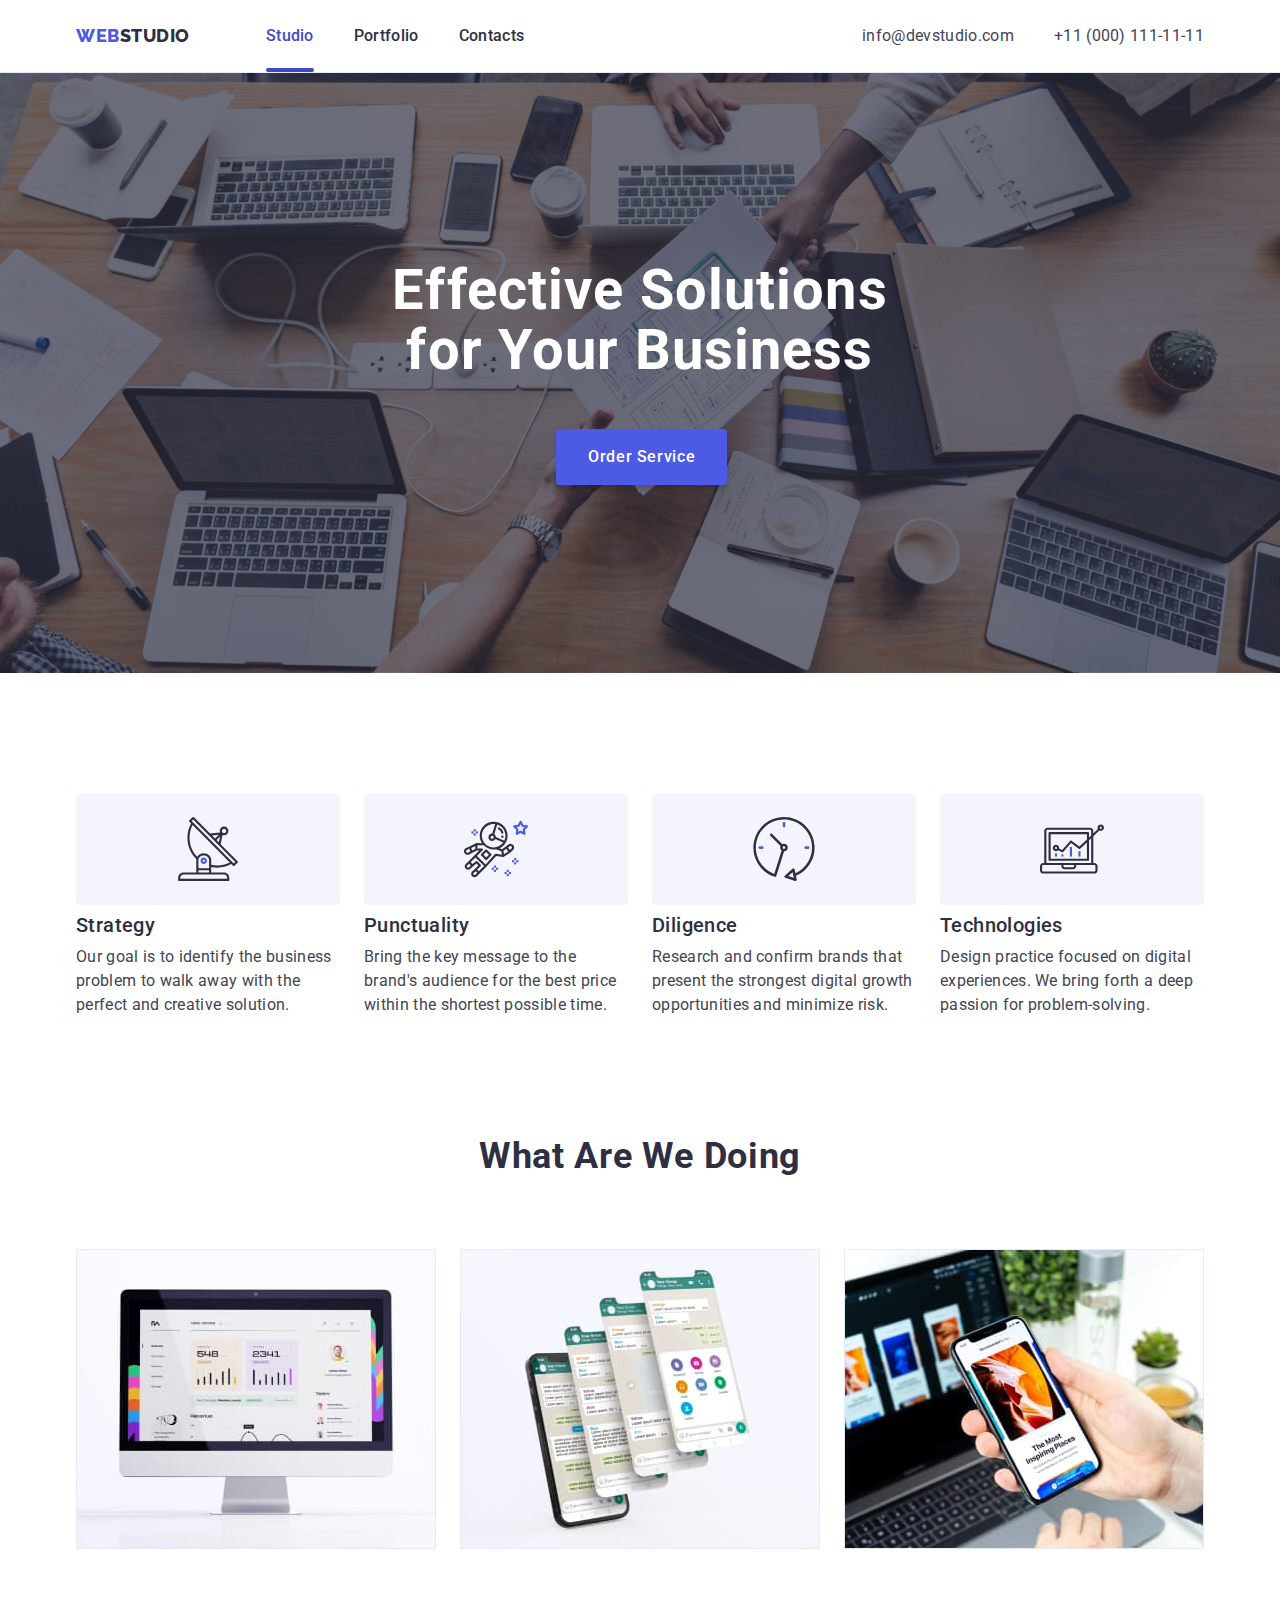
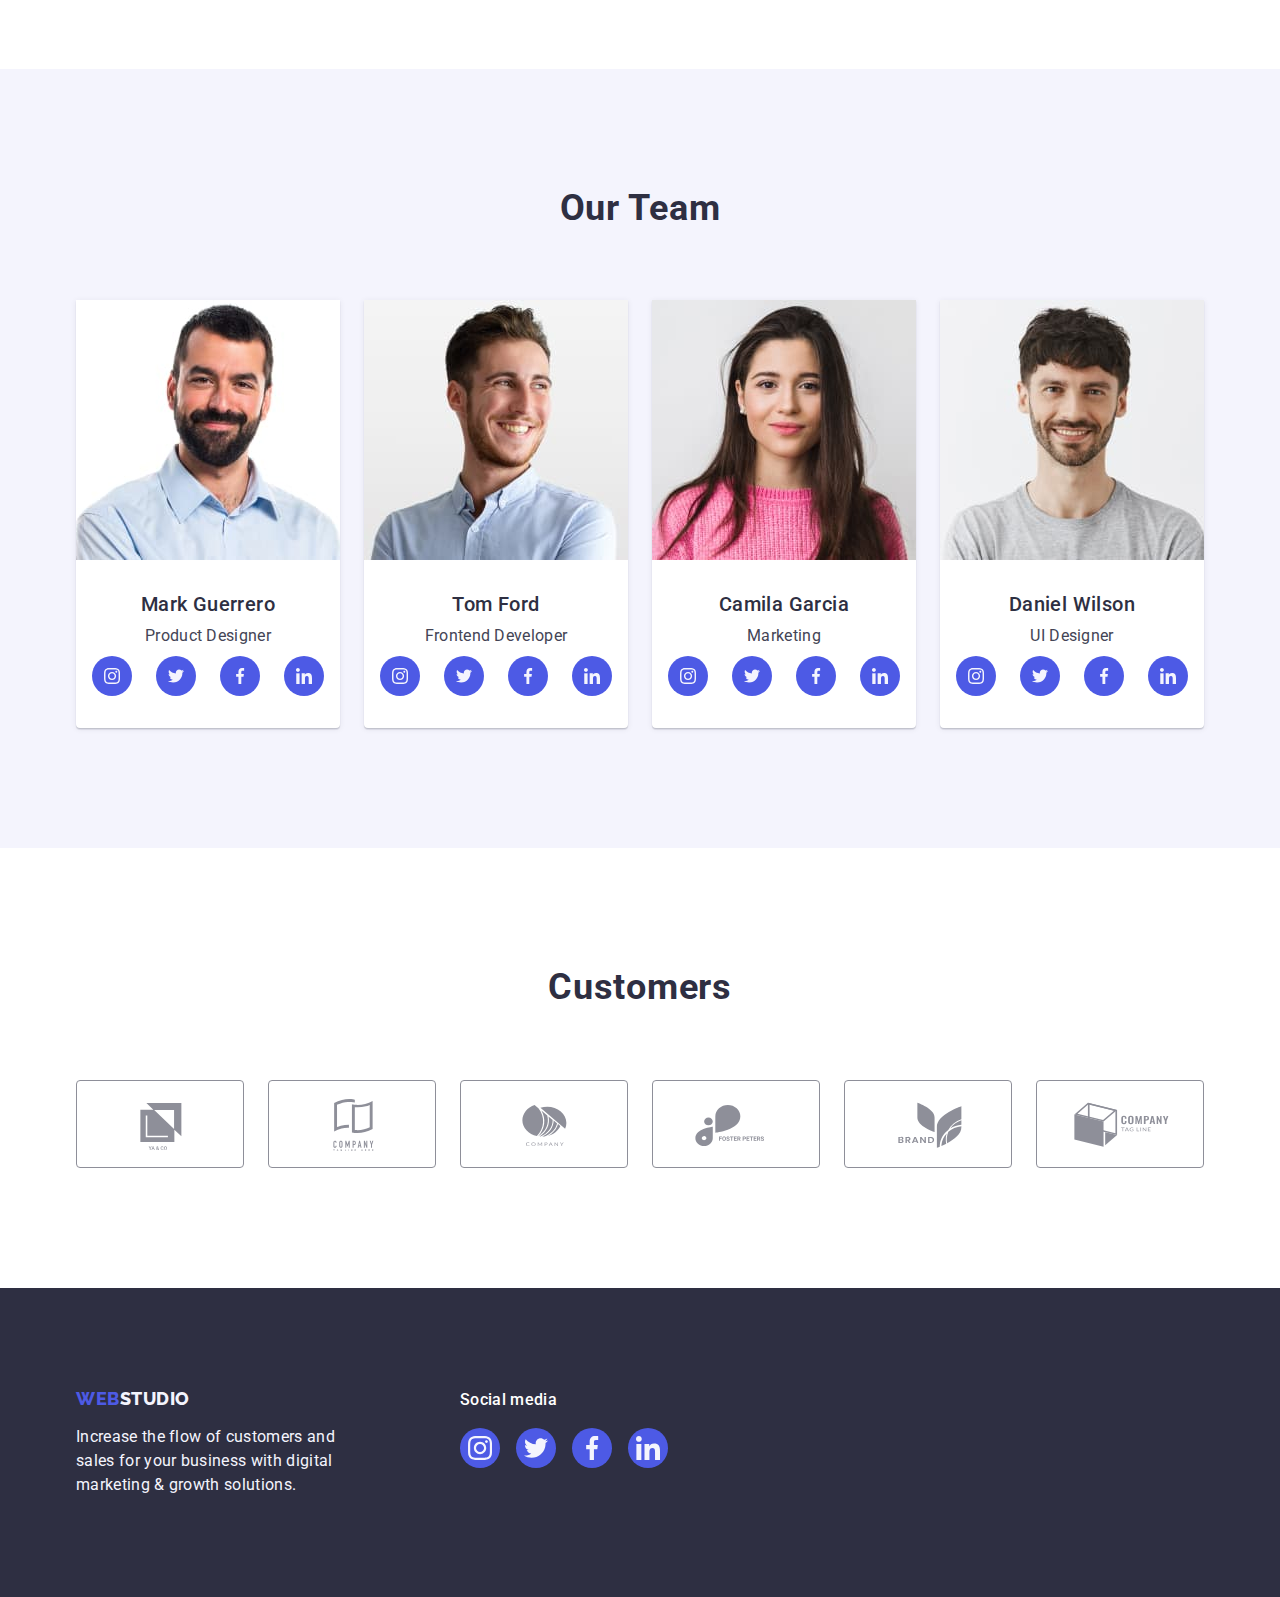
<file: index.html>
<!DOCTYPE html>
<html lang="en">
<head>
    <meta charset="UTF-8">
    <meta http-equiv="X-UA-Compatible" content="IE=edge">
    <meta name="viewport" content="width=device-width, initial-scale=1.0">
    <title>Webstudio</title>
    <!-- Normalize -->
    <link rel="stylesheet" href="https://cdn.jsdelivr.net/npm/modern-normalize@1.1.0/modern-normalize.min.css">
    <!-- Fonts -->
    <link rel="preconnect" href="https://fonts.googleapis.com">
<link rel="preconnect" href="https://fonts.gstatic.com" crossorigin>
<link href="https://fonts.googleapis.com/css2?family=Raleway:wght@800&family=Roboto:wght@400;500;700&display=swap" rel="stylesheet">
    <link rel="stylesheet" href="./css/styles.css">
</head>
<body>
    <!-- Header -->
        <header class="header ">
          <div class="page-header-container container ">  
        <nav class="header-nav">
            <a class="header-logo link" href="./index.html">Web<span class="logo">Studio</span></a>
        <ul class="header-list list">
            <li class="header-item"><a class="header-link current link" href="./index.html">Studio</a></li>
            <li class="header-item"><a class="header-link  link" href="./portfolio.html">Portfolio</a></li>
            <li class="header-item"><a class="header-link  link" href="">Contacts</a></li>
        </ul>
        
        </nav>
        <address class="header-adress list">
            
        <ul class="mail-list list">
           
            <li ><a class="header-mail link" href="mailto:info@devstudio.com">info@devstudio.com</a></li>
            <li><a class="header-tel link" href="tel:+110001111111">+11 (000) 111-11-11</a></li>
        
        </ul>
        </address>
    </div>
    </header>
    <main>
        <!-- Hero -->
        <section class="hero-section">
            <div class="container">
            <h1 class="hero-title">Effective Solutions for Your Business</h1>
            <button class="hero-button" type="button" data-modal-open>Order Service</button>
        </div>
        </section>
        <!-- /* Section advantages */ -->
    <section class="section-adv">

        <div class="container">
            <h2 class="title-adv visually-hidden">Advantages</h2>
            <ul class="list-adv list">
                <li class="adv-item">
                    <div class="icon-adv">
                        <svg width="64" height="64">
                            <use href="./images/icons.svg#icon-antenna"></use>
                        </svg>
                    </div>
                    <h3 class="subtitle-adv">Strategy</h3>
                    <p class="paragraf-adv">Our goal is to identify the business
                    problem to walk away with the perfect and creative solution.</p>
                </li>
                <li class="adv-item">
                    <div class="icon-adv">
                        <svg width="64" height="64">
                            <use href="./images/icons.svg#icon-astronaut"></use>
                        </svg>
                    </div>
                    <h3 class="subtitle-adv">Punctuality</h3>
                    <p class="paragraf-adv">Bring the key message to the brand's audience for the best price within the shortest possible time.</p>
                </li>
                
                <li class="adv-item">
                    <div class="icon-adv">
                        <svg width="64" height="64">
                            <use href="./images/icons.svg#icon-clock"></use>
                        </svg>
                    </div>
                    <h3 class="subtitle-adv">Diligence</h3>
                    <p class="paragraf-adv">Research and confirm brands that present the strongest digital growth opportunities and minimize risk.</p>
                </li>
               
                <li class="adv-item">
                    <div class="icon-adv">
                        <svg width="64" height="64">
                            <use href="./images/icons.svg#icon-diagram"></use>
                        </svg>
                    </div>
                    <h3 class="subtitle-adv">Technologies</h3>
                    <p class="paragraf-adv">Design practice focused on digital experiences. We bring forth a deep passion for problem-solving.</p>
                </li>
            </ul>
        </div>
    </section>
    <!-- Section What are we doing (wawd) -->
    <section class="section-wawd">
        <div class="container">
            <h2 class="title-wawd">What are we doing</h2>
            <ul class="img-list list">
            <li class="image-item"><img src="./images/main-page/screen.jpg" alt="Computer screen" width="360"></li>
            <li class="image-item"><img src="./images/main-page/phones.jpg" alt="Phone screen with layers" width="360"></li>
            <li class="image-item"><img src="./images/main-page/arm-and-phone.jpg" alt="Arm with a phone" width="360"></li>
            </ul>
        </div>
    </section>
    <!-- Section Our Team -->
        <section class="section-team section">

        <div class="container">
            <h2 class="title-team">Our Team</h2>
            <ul class="team-list list">
                <li class="item-team"><img src="./images/main-page/productdesigner1.jpg" alt="product designer" width="264">
                    <div class="team-cards">
                        <h3 class="subtitle-team">Mark Guerrero</h3>
                        <p class="team-names">Product Designer</p>
                        <ul class="svg-list list">
                            <li class="img-svg"><a href="" class="icon-svg">
                                <svg class="team-svg"  width="16" height="16">
                                    <use href="./images/icons.svg#icon-instagram"></use>
                                </svg>
                            </a></li>
                            <li class="img-svg"><a href="" class="icon-svg">
                                <svg class="team-svg" width="16" height="16">
                                    <use href="./images/icons.svg#icon-twitter"></use>
                                </svg>
                            </a></li>
                            <li class="img-svg"><a href="" class="icon-svg">
                                <svg class="team-svg" width="16" height="16">
                                    <use href="./images/icons.svg#icon-facebook"></use>
                                </svg>
                            </a></li>
                            <li class="img-svg"><a href="" class="icon-svg">
                                <svg class="team-svg" width="16" height="16">
                                    <use href="./images/icons.svg#icon-linkedin"></use>
                                </svg>
                            </a></li>
                        </ul>
                    </div></li>
                <li class="item-team"><img src="./images/main-page/frontenddev2.jpg" alt="frontend developer" width="264">
                    <div class="team-cards">
                        <h3 class="subtitle-team"> Tom Ford</h3>
                        <p class="team-names">Frontend Developer</p>
                        <ul class="svg-list list">
                            <li class="img-svg"><a href="" class="icon-svg">
                                <svg class="team-svg"  width="16" height="16">
                                    <use href="./images/icons.svg#icon-instagram"></use>
                                </svg>
                            </a></li>
                            <li class="img-svg"><a href="" class="icon-svg">
                                <svg class="team-svg" width="16" height="16">
                                    <use href="./images/icons.svg#icon-twitter"></use>
                                </svg>
                            </a></li>
                            <li class="img-svg"><a href="" class="icon-svg">
                                <svg class="team-svg" width="16" height="16">
                                    <use href="./images/icons.svg#icon-facebook"></use>
                                </svg>
                            </a></li>
                            <li class="img-svg"><a href="" class="icon-svg">
                                <svg class="team-svg" width="16" height="16">
                                    <use href="./images/icons.svg#icon-linkedin"></use>
                                </svg>
                            </a></li>
                        </ul>
                    </div></li>
                <li class="item-team"><img src="./images/main-page/marketing3.jpg" alt="Marketing" width="264">
                    <div class="team-cards">
                        <h3 class="subtitle-team">Camila Garcia</h3>
                        <p class="team-names">Marketing</p>
                        <ul class="svg-list list">
                            <li class="img-svg"><a href="" class="icon-svg">
                                <svg class="team-svg"  width="16" height="16">
                                    <use href="./images/icons.svg#icon-instagram"></use>
                                </svg>
                            </a></li>
                            <li class="img-svg"><a href="" class="icon-svg">
                                <svg class="team-svg" width="16" height="16">
                                    <use href="./images/icons.svg#icon-twitter"></use>
                                </svg>
                            </a></li>
                            <li class="img-svg"><a href="" class="icon-svg">
                                <svg class="team-svg" width="16" height="16">
                                    <use href="./images/icons.svg#icon-facebook"></use>
                                </svg>
                            </a></li>
                            <li class="img-svg"><a href="" class="icon-svg">
                                <svg class="team-svg" width="16" height="16">
                                    <use href="./images/icons.svg#icon-linkedin"></use>
                                </svg>
                            </a></li>
                        </ul>
                    </div></li>
                <li class="item-team"><img src="./images/main-page/uidesigner4.jpg" alt="UI designer" width="264">
                    <div class="team-cards">
                        <h3 class="subtitle-team">Daniel Wilson</h3>
                        <p class="team-names">UI Designer</p>
                        <ul class="svg-list list">
                            <li class="img-svg"><a href="" class="icon-svg link">
                                <svg class="team-svg"  width="16" height="16">
                                    <use href="./images/icons.svg#icon-instagram"></use>
                                </svg>
                            </a></li>
                            <li class="img-svg"><a href="" class="icon-svg link">
                                <svg class="team-svg" width="16" height="16">
                                    <use href="./images/icons.svg#icon-twitter"></use>
                                </svg>
                            </a></li>
                            <li class="img-svg"><a href="" class="icon-svg link">
                                <svg class="team-svg" width="16" height="16">
                                    <use href="./images/icons.svg#icon-facebook"></use>
                                </svg>
                            </a></li>
                            <li class="img-svg"><a href="" class="icon-svg link">
                                <svg class="team-svg" width="16" height="16">
                                    <use href="./images/icons.svg#icon-linkedin"></use>
                                </svg>
                            </a></li>
                        </ul>
                    </div></li>
            </ul>
        </div>
        </section>
        <!-- Customers -->
        <section class="customers">
            <div class="container">
            <h2 class="title-team">Customers</h2>
            <ul class="customers-list list">
                <li class="customers-item">
                    <a class="customers-icon link" href="">
                        <svg class="customers-svg" width="104" height="56">
                            <use href="./images/icons.svg#icon-Logo"></use>
                        </svg>
                    </a>
                </li>
                <li class="customers-item">
                    <a class="customers-icon link" href="">
                        <svg class="customers-svg" width="104" height="56">
                            <use href="./images/icons.svg#icon-Logo-1"></use>
                        </svg>
                    </a>
                </li>
                <li class="customers-item">
                    <a class="customers-icon link" href="">
                        <svg class="customers-svg" width="104" height="56">
                            <use href="./images/icons.svg#icon-Logo-2"></use>
                        </svg>
                    </a>
                </li>
                <li class="customers-item">
                    <a class="customers-icon link" href="">
                        <svg class="customers-svg" width="104" height="56">
                            <use href="./images/icons.svg#icon-Logo-3"></use>
                        </svg>
                    </a>
                </li>
                <li class="customers-item">
                    <a class="customers-icon link" href="">
                        <svg class="customers-svg" width="104" height="56">
                            <use href="./images/icons.svg#icon-Logo-4"></use>
                        </svg>
                    </a>
                </li>
                <li class="customers-item">
                    <a class="customers-icon link" href="">
                        <svg class="customers-svg" width="104" height="56">
                            <use href="./images/icons.svg#icon-Logo-5"></use>
                        </svg>
                    </a>
                </li>
            </ul>
        </div>
        </section>
        </main>

        <!-- Footer -->
        <footer class="footer">
            <div class="footer-container container">
                <div class="footer-div">
                <a class="footer-logo link" href="./index.html">Web<span class="logo-foot">Studio</span></a>
                <p class="footer-par">Increase the flow of customers and sales for your business with digital marketing & growth solutions.</p>
            </div>
            <div >
                <p class="footer-text">Social media</p>
                <ul class="footer-list list">
                    <li class="footer-item">
                        <a class="footer-social link" href="">
                            <svg class="footer-svg" width="24" height="24">
                                <use href="./images/icons.svg#icon-instagram"></use>
                            </svg>
                        </a>
                    </li>
                    <li class="footer-item">
                        <a class="footer-social link" href="">
                            <svg class="footer-svg" width="24" height="24">
                                <use href="./images/icons.svg#icon-twitter"></use>
                            </svg>
                        </a>
                    </li>
                    <li class="footer-item">
                        <a class="footer-social link" href="">
                            <svg class="footer-svg" width="24" height="24">
                                <use href="./images/icons.svg#icon-facebook"></use>
                            </svg>
                        </a>
                    </li>
                    <li class="footer-item">
                        <a class="footer-social link" href="">
                            <svg class="footer-svg" width="24" height="24">
                                <use href="./images/icons.svg#icon-linkedin"></use>
                            </svg>
                        </a>
                    </li>
                </ul>
            </div>
            </div>

        </footer>
        <!-- Modal window -->
      <div class="backdrop is-hidden" data-modal>
        <div class="modal">
            <button type="button" class="modal-button" data-modal-close>
<svg class="modal-close-button-icon" width="8" height="8">
    <use href="./images/icons.svg#icon-modal-cross1"></use>
</svg>
</button>
        </div>
      </div>
          
        
          
           
              
      <script src="./js/modal.js"></script>              
</body> 
</html>
</file>
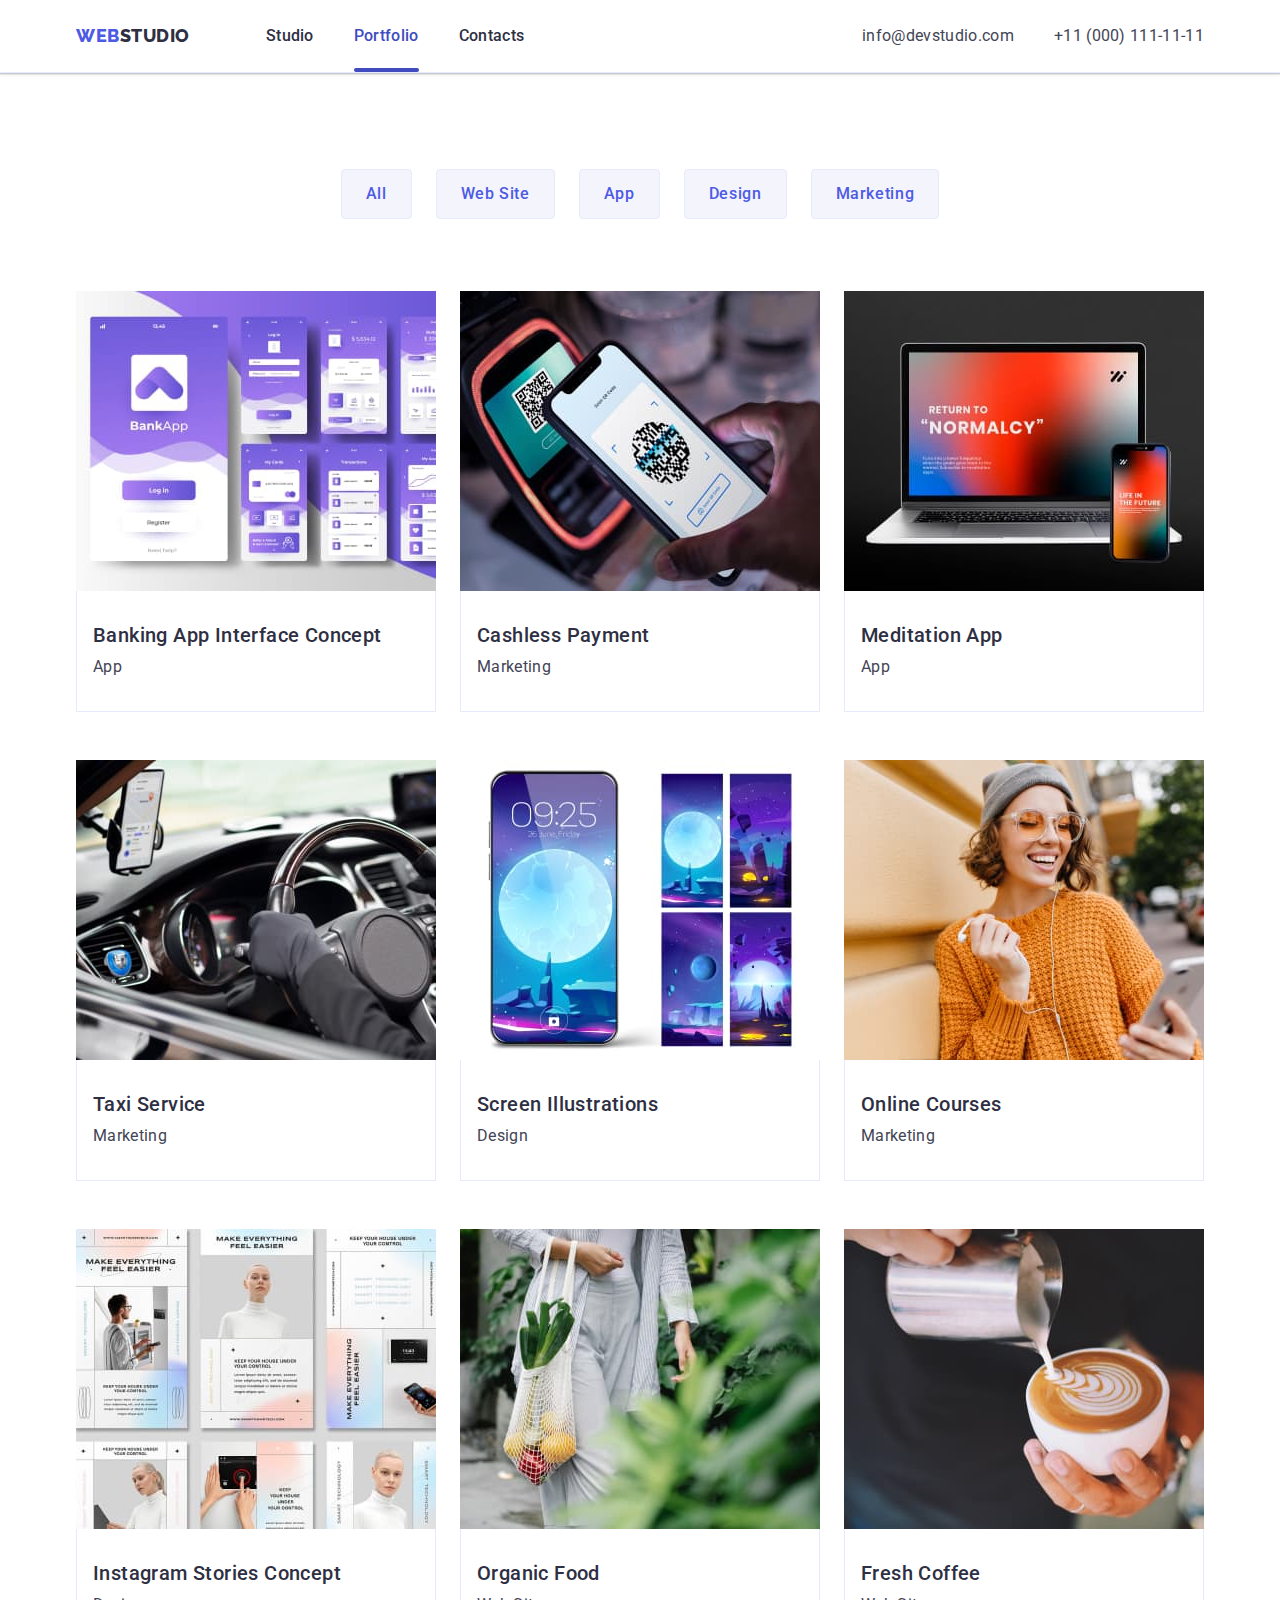
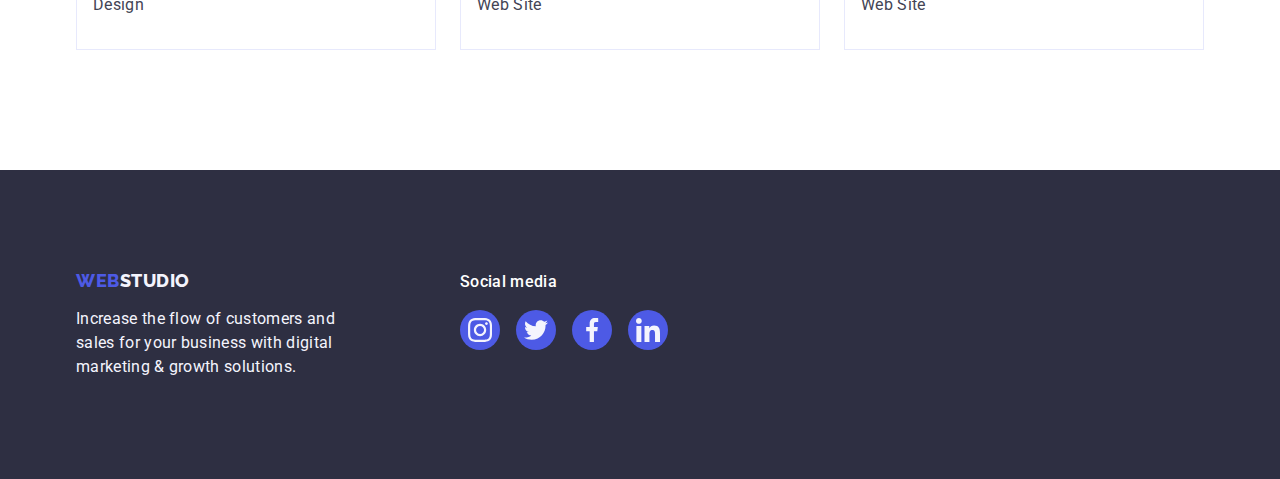
<file: portfolio.html>
<!DOCTYPE html>
<html lang="en">
<head>
    <meta charset="UTF-8">
    <meta http-equiv="X-UA-Compatible" content="IE=edge">
    <meta name="viewport" content="width=device-width, initial-scale=1.0">
    <title>Portfolio</title>
    <!-- Normalize -->
    <link rel="stylesheet" href="https://cdn.jsdelivr.net/npm/modern-normalize@1.1.0/modern-normalize.min.css">
    <!-- Fonts -->
    <link rel="preconnect" href="https://fonts.googleapis.com">
<link rel="preconnect" href="https://fonts.gstatic.com" crossorigin>
<link href="https://fonts.googleapis.com/css2?family=Raleway:wght@800&family=Roboto:wght@400;500;700&display=swap" rel="stylesheet">
    <link rel="stylesheet" href="./css/styles.css">
</head>
<body>
    <!-- Header -->
    <header class="header ">
        <div class="page-header-container container ">  
      <nav class="header-nav">
          <a class="header-logo link" href="./index.html">Web<span class="logo">Studio</span></a>
      <ul class="header-list list">
          <li class="header-item"><a class="header-link link" href="./index.html">Studio</a></li>
          <li class="header-item"><a class="header-link current link" href="./portfolio.html">Portfolio</a></li>
          <li class="header-item"><a class="header-link link" href="">Contacts</a></li>
      </ul>
      
      </nav>
      <address class="header-adress list">
          
      <ul class="mail-list list">
         
          <li ><a class="header-mail link" href="mailto:info@devstudio.com">info@devstudio.com</a></li>
          <li><a class="header-tel link" href="tel:+110001111111">+11 (000) 111-11-11</a></li>
      
      </ul>
      </address>
  </div>
  </header>
            <main>
                <section class="buttons-section">
                    <div class="container">
                    <h1 class="visually-hidden">Portfolio</h1>
                    <!-- buttons -->
                    <ul class="buttons-potfolio list">
                        <li><button class="btn" type="button">All</button></li>
                        <li><button class="btn" type="button">Web Site</button></li>
                        <li><button class="btn" type="button">App</button></li>
                        <li><button class="btn" type="button">Design</button></li>
                        <li><button class="btn" type="button">Marketing</button></li>
                    </ul>
                    <!-- pictures -->
                    <ul class="pictures-portfolio list">
                        <li class="image-item"><a class="pics-link link" href="">
                            <div class="portfolio-list-wrapper">
                            <img src="./images/portfolio/banking.jpg" alt="apps screenshots" width="360">
                            <p class="overlay">14 Stylish and User-Friendly App Design Concepts · Task Manager App · Calorie Tracker App · Exotic Fruit Ecommerce App · Cloud Storage App</p>
                        </div>
                             <div class="image-description">
                                 <h2 class="title-pic">Banking App Interface Concept</h2>
                                 <p class="pics-desc">App</p>
                             </div>
                        </a>
                        </li>
                        <li class="image-item"><a class="pics-link link" href="">
                            <div class="portfolio-list-wrapper">
                            <img src="./images/portfolio/cashless.jpg" alt="a telephone and a payment terminal" width="360">
                            <p class="overlay">14 Stylish and User-Friendly App Design Concepts · Task Manager App · Calorie Tracker App · Exotic Fruit Ecommerce App · Cloud Storage App</p>
                        </div>
                                <div class="image-description">
                                    <h2 class="title-pic">Cashless Payment</h2>
                                    <p class="pics-desc">Marketing</p>
                                </div>
                        </a></li>
                        <li class="image-item"><a class="pics-link link" href="">
                            <div class="portfolio-list-wrapper">
                            <img src="./images/portfolio/meditation.jpg" alt="laptop and cellphone" width="360">
                            <p class="overlay">14 Stylish and User-Friendly App Design Concepts · Task Manager App · Calorie Tracker App · Exotic Fruit Ecommerce App · Cloud Storage App</p>
                        </div>
                                <div class="image-description">
                                    <h2 class="title-pic">Meditation App</h2>
                                    <p class="pics-desc">App</p>
                                </div>
                        </a></li>
                        <li class="image-item"><a class="pics-link link" href="">
                            <div class="portfolio-list-wrapper">
                            <img src="./images/portfolio/taxi-service.jpg" alt="hand on a wheel" width="360">
                            <p class="overlay">14 Stylish and User-Friendly App Design Concepts · Task Manager App · Calorie Tracker App · Exotic Fruit Ecommerce App · Cloud Storage App</p>
                        </div>
                                <div class="image-description">
                                    <h2 class="title-pic">Taxi Service</h2>
                                    <p class="pics-desc">Marketing</p>
                                </div>
                        </a></li>
                        <li class="image-item"><a class="pics-link link" href="">
                            <div class="portfolio-list-wrapper">
                            <img src="./images/portfolio/screen.jpg" alt="screen of the phone" width="360">
                            <p class="overlay">14 Stylish and User-Friendly App Design Concepts · Task Manager App · Calorie Tracker App · Exotic Fruit Ecommerce App · Cloud Storage App</p>
                        </div>
                                <div class="image-description">
                                    <h2 class="title-pic">Screen Illustrations</h2>
                                    <p class="pics-desc">Design</p>
                                </div>
                        </a></li>
                        <li class="image-item"><a class="pics-link link" href="">
                            <div class="portfolio-list-wrapper">
                            <img src="./images/portfolio/online-cources.jpg" alt="a girl listening to music with haedphones" width="360">
                            <p class="overlay">14 Stylish and User-Friendly App Design Concepts · Task Manager App · Calorie Tracker App · Exotic Fruit Ecommerce App · Cloud Storage App</p>
                        </div>
                                <div class="image-description">
                                    <h2 class="title-pic">Online Courses</h2>
                                    <p class="pics-desc">Marketing</p>
                                </div>
                        </a></li>
                        <li class="image-item"><a class="pics-link link" href="">
                            <div class="portfolio-list-wrapper">
                            <img src="./images/portfolio/instagram.jpg" alt="instagram sheets" width="360">
                            <p class="overlay">14 Stylish and User-Friendly App Design Concepts · Task Manager App · Calorie Tracker App · Exotic Fruit Ecommerce App · Cloud Storage App</p>
                        </div>
                                <div class="image-description">
                                    <h2 class="title-pic">Instagram Stories Concept</h2>
                                    <p class="pics-desc">Design</p>
                                </div>
                        </a></li>
                        <li class="image-item"><a class="pics-link link" href="">
                            <div class="portfolio-list-wrapper">
                            <img src="./images/portfolio/organic-food.jpg" alt="girl with food" width="360">
                            <p class="overlay">14 Stylish and User-Friendly App Design Concepts · Task Manager App · Calorie Tracker App · Exotic Fruit Ecommerce App · Cloud Storage App</p>
                        </div>
                                <div class="image-description">
                                    <h2 class="title-pic">Organic Food</h2>
                                    <p class="pics-desc">Web Site</p>
                                </div>
                        </a></li>                        
                        <li class="image-item"><a class="pics-link link" href="">
                            <div class="portfolio-list-wrapper">
                            <img src="./images/portfolio/fresh-coffee.jpg" alt="pouring coffee" width="360">
                            <p class="overlay">14 Stylish and User-Friendly App Design Concepts · Task Manager App · Calorie Tracker App · Exotic Fruit Ecommerce App · Cloud Storage App</p>
                        </div>
                                <div class="image-description">
                                    <h2 class="title-pic">Fresh Coffee</h2>
                                    <p class="pics-desc">Web Site</p>
                                </div>
                        </a></li>
                    </ul>
                </div>
                </section>
            </main>
        <!-- FOOTER -->
        <footer class="footer">
            <div class="footer-container container">
                <div class="footer-div">
                <a class="footer-logo link" href="./index.html">Web<span class="logo-foot">Studio</span></a>
                <p class="footer-par">Increase the flow of customers and sales for your business with digital marketing & growth solutions.</p>
            </div>
            <div >
                <p class="footer-text">Social media</p>
                <ul class="footer-list list">
                    <li class="footer-item">
                        <a class="footer-social link" href="">
                            <svg class="footer-svg" width="24" height="24">
                                <use href="./images/icons.svg#icon-instagram"></use>
                            </svg>
                        </a>
                    </li>
                    <li class="footer-item">
                        <a class="footer-social link" href="">
                            <svg class="footer-svg" width="24" height="24">
                                <use href="./images/icons.svg#icon-twitter"></use>
                            </svg>
                        </a>
                    </li>
                    <li class="footer-item">
                        <a class="footer-social link" href="">
                            <svg class="footer-svg" width="24" height="24">
                                <use href="./images/icons.svg#icon-facebook"></use>
                            </svg>
                        </a>
                    </li>
                    <li class="footer-item">
                        <a class="footer-social link" href="">
                            <svg class="footer-svg" width="24" height="24">
                                <use href="./images/icons.svg#icon-linkedin"></use>
                            </svg>
                        </a>
                    </li>
                </ul>
            </div>
            </div>

        </footer>
</body>
</html>
</file>
<file: css/styles.css>
:root {
    /* Fonts */
    --primary-font: 'Roboto', sans-serif;
    --logo-font: 'Raleway', sans-serif;
/* Text colors */
--primary-text-color:#434455;
--title-text-color:#2E2F42;



/* background colors */
  --main-bg-color: #FFFFFF;
  --secondary-bg-cl: #F4F4FD;
  --background-modal:#FCFCFC;
  

/* common colors */
--logo-text-color:#4d5ae5;
--hover-focus-color:#404bbf;
--border-color-btn:#E7E9FC;
--border-color-secondary:#8E8F99;
--hover-secondary-color:#31d0aa;
/* Animation */
--animation-time:250ms;
--animation-function:cubic-bezier(0.4, 0, 0.2, 1);



}

/* Base styles */
body{
    font-family:var( --primary-font);
    background-color:var(--main-bg-color);
    color:var(--primary-text-color);
}

/* reset */
.link{
    text-decoration: none;
}
.list{
    list-style: none;
    padding: 0;
  margin: 0;
}
h1,
h2,
h3,
h4,
h5,
h6,
p {
  margin: 0;
}
img {
    display: block;
 
  }
 
  .container {
  max-width: 1158px;
  margin: 0 auto;
  padding: 0 15px;
  }
  .section{
    padding: 120px 0;
  }
  .section-adv{
    padding-top: 120px;
  }
  .visually-hidden {
    position: absolute;
    width: 1px;
    height: 1px;
    margin: -1px;
    border: 0;
    padding: 0;
    
    white-space: nowrap;
    clip-path: inset(100%);
    clip: rect(0 0 0 0);
    overflow: hidden;
  }
/* STUDIO */
/* Header styles*/
.header {   
    border-bottom: 1px solid #E7E9FC;
    box-shadow: 0px 2px 1px rgba(46, 47, 66, 0.08), 0px 1px 1px rgba(46, 47, 66, 0.16), 0px 1px 6px rgba(46, 47, 66, 0.08);
    
    



}
.page-header-container{
    display: flex;
    align-items: center;
}
.header-nav {
    display: flex;
    align-items: center;
    margin-right: auto;
}
/* Logo */
.header-logo {
    margin-right: 76px;
    
    font-family:var(--logo-font) ;
    font-weight: 800;
    font-size: 18px;
    line-height: 1.17;
    letter-spacing: 0.03em;
    text-transform: uppercase;
    color: var(--logo-text-color);
    
}
.logo{
    color:var(--title-text-color);
}
.header-list{
    display: flex;
    align-items: center;
    gap: 40px;
   margin-right: 0;
    
}

.header-item{
    
}




.header-link {
    position: relative;
    display: inline-block;
    font-weight: 500;
    font-size: 16px;
    line-height: 1.5;
    letter-spacing: 0.02em;
    color:var(--title-text-color);
    padding: 24px 0;
    transition: color var(--animation-time) var(--animation-function);
    
}
.header-link::after{
    display: block;
    position: absolute;
    bottom: 0;
    left: 0;
    content: '';
    width: 100%;
    height: 4px;
    border-radius: 2px;
    

}
.header-link.current::after{
    background-color: var(--hover-focus-color);
}
.header-link.current{
    color: var(--hover-focus-color);
}


.header-adress{
    font-weight: 400;
    font-size: 16px;
    line-height: 1.5;
    letter-spacing: 0.02em;
    font-style: normal;
    color: var(--primary-text-color);

    
}
.header-mail{
    font-size: 16px;
    line-height: 1.5;
    letter-spacing: 0.02em;
    color: var(--primary-text-color);
   transition: color var(--animation-time) var(--animation-function);
  
    
    
    
}
.header-mail:hover,
.header-mail:focus{
    color:var(--hover-focus-color)
}

.mail-list{
    display: flex;
    align-items: center;
    justify-content: space-between;
    gap: 40px;
    
}



.header-tel{
    font-size: 16px;
    line-height: 1.5;
    letter-spacing: 0.02em;
    color: var(--primary-text-color);
    transition: color var(--animation-time) var(--animation-function);
    
}
.header-tel:hover,
.header-tel:focus{
color:var(--hover-focus-color);
}

.header-link:hover,
.header-link:focus
{
    color:var(--hover-focus-color);
}


/* Hero styles */
.hero-section {
    max-width: 1440px;
    background-color: var(--title-text-color);
    padding: 188px 0;
    background-image:linear-gradient(rgba(46, 47, 66, 0.7), rgba(46, 47, 66, 0.7)), url(/images/people-office.jpg) ;
    background-repeat: no-repeat;
    background-size: cover;
    background-position: center;
    
   
}
.hero-title {
    font-weight: 700;
    font-size: 56px;
    line-height: 1.07;
    letter-spacing: 0.02em;
    text-align: center;
    color: var(--main-bg-color);
   
    max-width: 496px;
    margin-left: auto;
    margin-right: auto;
  
    margin-bottom: 48px;
    
    
}
.hero-button {
    display: block;
    background-color: var(--logo-text-color);
    font-family: var(--primary-font);
    font-weight: 500;
    font-size: 16px;
    line-height: 1.5;
    letter-spacing: 0.04em;
    color: var(--main-bg-color);
    cursor: pointer;
    margin-left: 480px;
    padding: 16px 32px;
    border-radius: 4px;
border: none;
min-width: 169px;
box-shadow: 0px 4px 4px rgba(0, 0, 0, 0.15);
transition: background-color var(--animation-time) var(--animation-function);

   
}
.hero-button:hover,
.hero-button:focus{
    background-color: var(--hover-focus-color);
    
}

/* Section advantages */

  .adv-item{
    width: calc((100%-72px)/4);
  }
.section-adv{
    padding: 120px 0;
}
.title-adv {
    
}
.list-adv {
    display: flex;
    gap: 24px;
}
.icon-adv{
    display: flex;
    justify-content: center;
    align-items: center;
    background-color: var(--secondary-bg-cl);
    width: 264px;
height: 112px;
border-radius: 4px;
margin-bottom: 8px;

}

.subtitle-adv {
    
    font-weight: 500;
    font-size: 20px;
    line-height: 1.2;
    letter-spacing: 0.02em;
    color: var(--title-text-color);
    margin-bottom: 8px;
  
}
.paragraf-adv {
    
    font-size: 16px;
    line-height: 1.5;
    letter-spacing: 0.02em;
    color: var(--primary-text-color);
    width: 264px;   
}
/*Section What are we doing (wawd)*/
.section-wawd{
    padding-bottom: 120px;
}
.title-wawd{
    margin-bottom: 72px;
    font-size: 36px;
    line-height: 1.11;
    letter-spacing: 0.02em;
    text-align: center;
    text-transform: capitalize;
    color: var(--title-text-color); 
}
.img-list{
    display: flex;
    gap: 24px;
}
.image-item{
    width: calc((100% - 48px)/3); 
}

/* Section Our Team */
.section-team{
    background-color:var(--secondary-bg-cl);
    
}
.svg-list{
    display: flex;
    justify-content: center;
  
    gap: 24px;
    margin-top: 8px;
}
.icon-svg{
    display: flex;
    align-items: center;
    justify-content: center;
    fill: #FFFFFF;
    background-color: var(--logo-text-color);
    border-radius: 50%;
    width: 100%;
    height: 100%;
   transition: background-color var(--animation-time) var(--animation-function);
    
}
.icon-svg:hover,
.icon-svg:focus{
    background-color: var(--hover-focus-color);
}
.img-svg{
    width: 40px;
   height: 40px;
}


.team-list{
    display: flex;
    gap: 24px;

}
.title-team{
    margin-bottom: 72px;
    font-size: 36px;
    line-height: 1.1;
    letter-spacing: 0.02em;
    text-align: center;
    text-transform: capitalize;
    color: var(--title-text-color);
    

}
.team-cards{
    padding: 32px 0;
    
}
.team-svg{
    fill: var(--secondary-bg-cl);
}
.item-team{
    width: calc((100% - 72px)/4);
    background-color: var(--main-bg-color);
    border-radius: 0px 0px 4px 4px;
    box-shadow: 0px 1px 6px rgba(46, 47, 66, 0.08), 0px 1px 1px rgba(46, 47, 66, 0.16), 0px 2px 1px rgba(46, 47, 66, 0.08);
}
.subtitle-team{
    text-align: center;
    font-weight: 500;
    font-size: 20px;
    line-height: 1.2;
    letter-spacing: 0.02em;
    color: var(--title-text-color);
    margin-bottom: 8px;

}
.team-names{
    text-align: center;
    font-size: 16px;
    line-height: 1.5;
    letter-spacing: 0.02em;
    color: var(--primary-text-color);
   
}
/* <!-- Customers --> */
.customers{

    padding: 120px 0;
}
.customers-list{
    display: flex;
    justify-content: center;
    
    gap: 24px;
}
.customers-icon{
    display: flex;
    justify-content: center;
    align-items: center;
width: 100%;
height: 100%;
fill: var(--border-color-secondary);
border: 1px solid var(--border-color-secondary);
border-radius: 4px;
color: var(--border-color-secondary);
transition: color var(--animation-time) var(--animation-function), border-color var(--animation-time) var(--animation-function);
}
.customers-icon:hover,
.customers-icon:focus{
    color: var(--hover-focus-color);
    border-color: var(--hover-focus-color);
}
.customers-item{
    width: 168px;
    height: 88px;
   
}
.customers-svg{
    fill: currentColor;
}
/* Footer */
.footer{
    background-color: var(--title-text-color);
    padding: 100px 0;
}
.footer-logo {
    display: inline-block;
    font-family:var(--logo-font) ;
    font-weight: 800;
    font-size: 18px;
    line-height: 1.17;
    letter-spacing: 0.03em;
    text-transform: uppercase;
    color: var(--logo-text-color);
    margin-bottom: 16px
    
}
.logo-foot{
    color: var(--secondary-bg-cl);
}
.footer-par{
    
    color: var(--secondary-bg-cl);
    font-weight: 400;
    font-size: 16px;
    line-height: 1.5;
    letter-spacing: 0.02em;
    width: 264px;
}
.footer-container{
    display: flex;
    align-items: baseline;

}
.footer-list{
    display: flex;
    gap: 16px;
}
.footer-item{
    width: 40px;
    height: 40px;
}
.footer-social{
    display: flex;
    justify-content: center;
    align-items: center;
    fill: var(--main-bg-color);
    background-color: var(--logo-text-color);
    border-radius: 50%;
    width: 100%;
    height: 100%;
    transition: background-color var(--animation-time) var(--animation-function) ;

}
.footer-social:hover,
.footer-social:focus{
    background-color: var(--hover-secondary-color);
}
.footer-div{
    margin-right: 120px;
}
.footer-text{
    font-weight: 500;
    color: var(--main-bg-color);
    margin-bottom: 16px;
    line-height: 1.5;
    letter-spacing: 0.02em;
}
.footer-svg{
    fill: var(--secondary-bg-cl);
}
/* PORTFOLIO */
.buttons-potfolio{
    display: flex;
    justify-content: center;
    gap: 24px;
    margin-bottom: 72px
}
.buttons-section{
    padding: 96px 0 120px
}

.btn {
font-family: var(--primary-font);
font-weight: 500;
    font-size: 16px;
    line-height: 1.5;
    letter-spacing: 0.04em;
    color: var(--logo-text-color);
background-color: var(--secondary-bg-cl);
cursor: pointer;
border: 1px solid #e7e9fc;
border-radius: 4px;
padding: 12px 24px;
transition: color var(--animation-time) var(--animation-function), background-color var(--animation-time) var(--animation-function), border var(--animation-time) var(--animation-function), box-shadow var(--animation-time) var(--animation-function);
}
.btn:hover,
.btn:focus{
    color: var(--main-bg-color);
    background-color: var(--hover-focus-color);
    border: 1px solid transparent;
    box-shadow: 0px 3px 1px rgba(0, 0, 0, 0.1), 0px 2px 1px rgba(0, 0, 0, 0.08), 0px 2px 2px rgba(0, 0, 0, 0.12);
}
.pics-link{
    display: block;
    transition: box-shadow var(--animation-time) var(--animation-function);
    

}
.title-pic{ 
    margin-bottom: 8px;
    font-weight: 500;
    font-size: 20px;
    line-height: 1.2;
    letter-spacing: 0.02em;
    color: var(--title-text-color);
}
.pics-desc{
    font-size: 16px;
    line-height: 1.5;
    letter-spacing: 0.02em;
    color:var(--primary-text-color);
}
.pictures-portfolio{
    display: flex;
    gap: 24px;
    row-gap: 48px;
    flex-wrap: wrap;

   
}
.image-item{
    width: calc((100% - 48px)/3);
    

    
}
.pics-link:hover,
.pics-link:focus{
    box-shadow: 0px 1px 6px rgba(46, 47, 66, 0.08), 0px 1px 1px rgba(46, 47, 66, 0.16), 0px 2px 1px rgba(46, 47, 66, 0.08);

}
.image-description{
    
    border: 1px solid var(--border-color-btn);
    border-top: none;
    padding: 32px 16px;
}
.overlay{
    position: absolute;
    overflow: auto;
    left: 0;
    top: 0;
    transform: translate(0, 100%);
    transition: transform 250ms linear;
    background-color: var(--logo-text-color);
    font-size: 16px;
    color: var(--secondary-bg-cl);
    width: 100%;
    height: 100%;
    padding: 40px 32px 0;
    font-family: var(--primary-font);
    letter-spacing: 0.02em;
    line-height: 1.5;
}
.portfolio-list-wrapper{
    position: relative;
    overflow: hidden;
}
.pics-link:hover .overlay,
.pics-link:focus .overlay{
    transform: translate(0, 0);
}
/* Modal Window */
.backdrop{
    position: fixed;
    z-index: 100;
    top: 0;
    left: 0;
    width: 100%;
    height: 100%;
    background-color: rgba(46, 47, 66, 0.4);
    transition: opacity var(--animation-time) var(--animation-function), visibility var(--animation-time) var(--animation-function);
}
.backdrop.is-hidden{
    opacity: 0;
    visibility: hidden;
    pointer-events: none;
}
.modal{
    position: absolute;
    top: 50%;
    left: 50%;
    transform: translate(-50%, -50%);
    width: 408px;
    height: 584px;
    background-color: var(--background-modal);
    box-shadow: 0px 1px 1px rgba(0, 0, 0, 0.14), 0px 1px 3px rgba(0, 0, 0, 0.12), 0px 2px 1px rgba(0, 0, 0, 0.2);
border-radius: 4px;

}
.modal-button{
    position: absolute;
    top: 24px;
    right: 24px;
    display: flex;
    justify-content: center;
    align-items: center;
    width: 24px;
    height: 24px;
    background-color: var(--border-color-btn);
    border: 1px solid rgba(0, 0, 0, 0.1);
    border-radius: 50%;
    padding: 0;
    cursor: pointer;
    transition: background-color var(--animation-time) var(--animation-function) 
}
.modal-close-button-icon{
    transition: fill var(--animation-time) var(--animation-function);
}
.modal-button:hover .modal-close-button-icon,
.modal-button:focus .modal-close-button-icon
{
    fill: var(--main-bg-color);
}
.modal-button:hover,
.modal-button:focus{
    background-color: var(--hover-focus-color);
}
</file>
